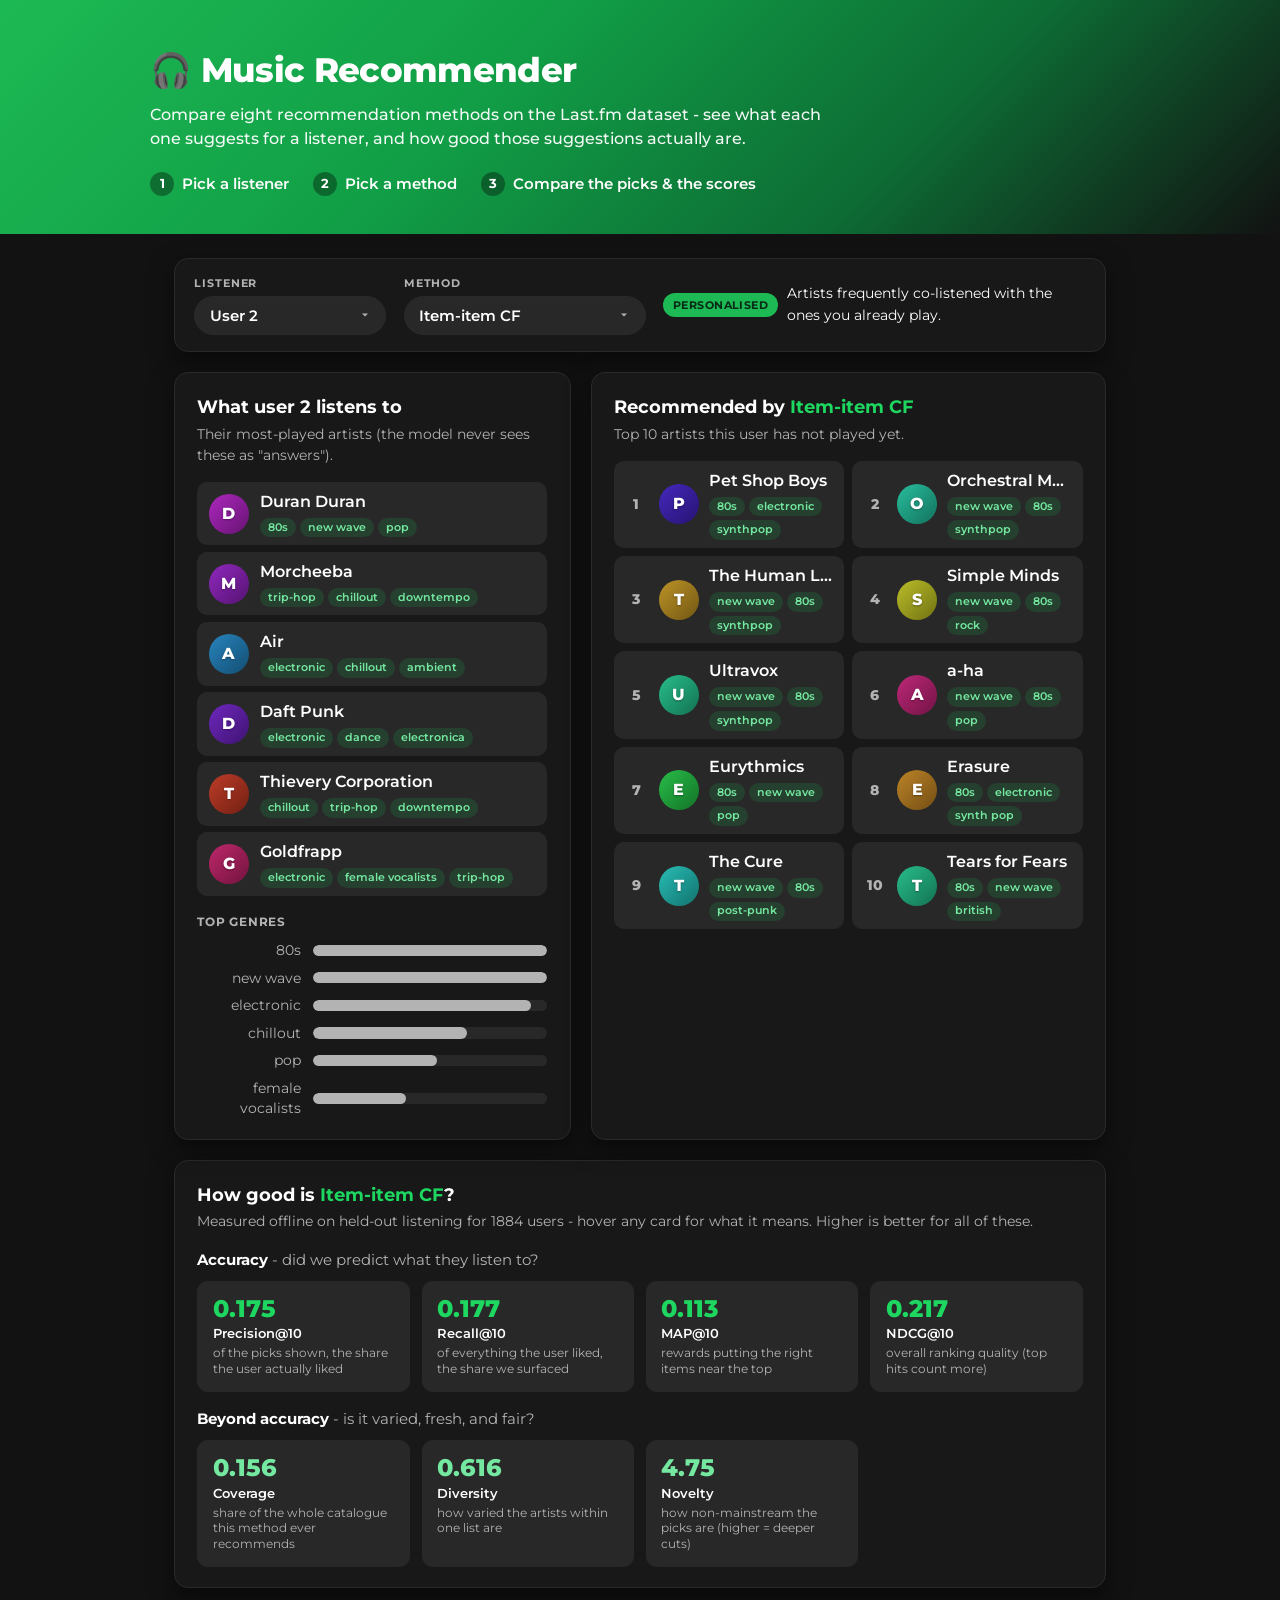
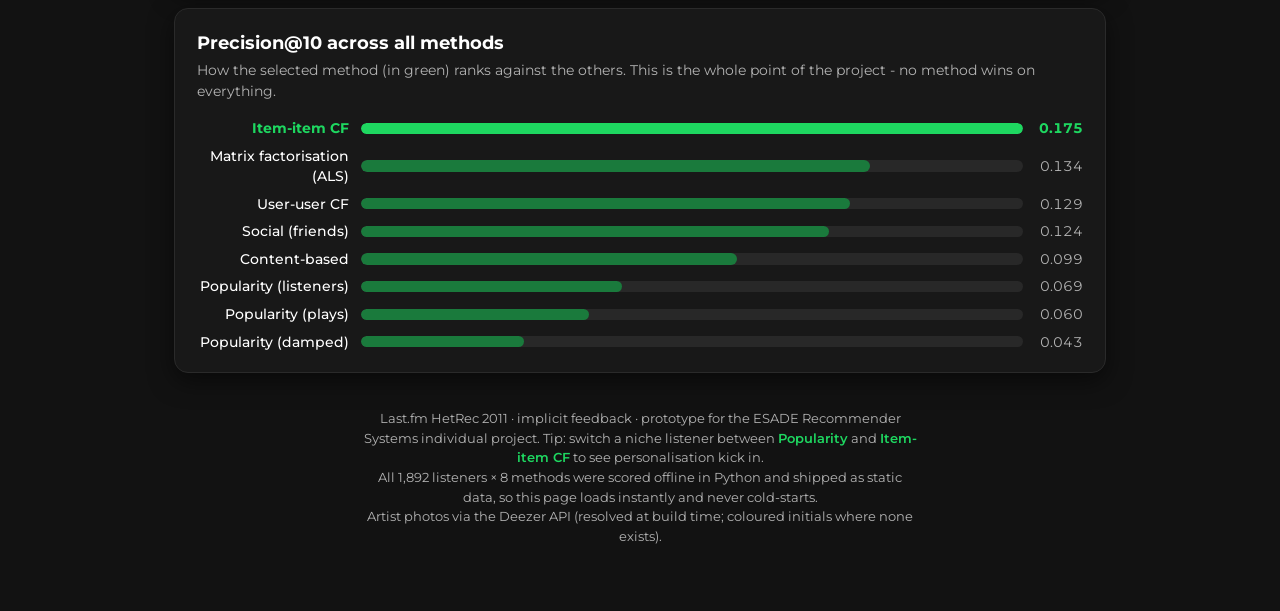
<file: web/index.html>
<!DOCTYPE html>
<html lang="en">
<head>
  <meta charset="utf-8">
  <meta name="viewport" content="width=device-width, initial-scale=1">
  <title>Music Recommender - Method Explorer</title>
  <meta name="description" content="Compare eight recommendation methods on the Last.fm HetRec 2011 dataset - see what each one suggests for a listener, and how good those suggestions actually are.">
  <link rel="preconnect" href="https://fonts.googleapis.com">
  <link rel="preconnect" href="https://fonts.gstatic.com" crossorigin>
  <link href="https://fonts.googleapis.com/css2?family=Montserrat:wght@400;500;600;700;800&display=swap" rel="stylesheet">
  <link rel="stylesheet" href="style.css">
  <style>
    /* Placeholder rows shown for the one round trip it takes the precomputed JSON to
       land. Kept here so style.css stays byte-identical to the Flask app's. */
    .ph { background: var(--bg3); border-radius: 10px; height: 3.1rem; opacity: 0.55;
          animation: pulse 1.4s ease-in-out infinite; }
    .recs .ph { height: 3.1rem; }
    .metric-cards .ph { height: 5.4rem; border-radius: 11px; }
    @keyframes pulse { 0%, 100% { opacity: 0.5; } 50% { opacity: 0.25; } }
    @media (prefers-reduced-motion: reduce) { .ph { animation: none; } }
    .error-note { color: #ff8a80; }
  </style>
  <script defer src="app.js"></script>
</head>
<body>
  <header class="hero">
    <div class="hero-inner">
      <h1>🎧 Music Recommender</h1>
      <p class="tagline">
        Compare eight recommendation methods on the Last.fm dataset - see what each one
        suggests for a listener, and how good those suggestions actually are.
      </p>
      <ol class="steps">
        <li><span>1</span> Pick a listener</li>
        <li><span>2</span> Pick a method</li>
        <li><span>3</span> Compare the picks &amp; the scores</li>
      </ol>
    </div>
  </header>

  <main class="container">
    <noscript>
      <div class="panel" style="margin-bottom:1.25rem">
        <h2>JavaScript required</h2>
        <p class="panel-sub">This demo renders precomputed recommendations in the browser.
        Please enable JavaScript. All model training and evaluation was done offline in
        Python - see the GitHub repository for the source.</p>
      </div>
    </noscript>

    <div class="controls">
      <div class="control">
        <label for="user_id">Listener</label>
        <select id="user_id" disabled>
          <option>Loading listeners…</option>
        </select>
      </div>
      <div class="control">
        <label for="method">Method</label>
        <select id="method">
          <option>Item-item CF</option>
          <option>Matrix factorisation (ALS)</option>
          <option>User-user CF</option>
          <option>Content-based</option>
          <option>Social (friends)</option>
          <option>Popularity (listeners)</option>
          <option>Popularity (plays)</option>
          <option>Popularity (damped)</option>
        </select>
      </div>
      <div class="method-note">
        <span class="badge generic" id="method-badge">&nbsp;</span>
        <span class="method-desc" id="method-desc"></span>
      </div>
    </div>

    <div class="grid">
      <section class="panel taste-panel">
        <h2 id="taste-title">What this listener plays</h2>
        <p class="panel-sub">Their most-played artists (the model never sees these as "answers").</p>
        <ul class="chips" id="top-artists">
          <li class="ph"></li><li class="ph"></li><li class="ph"></li>
        </ul>
        <div id="genre-block" hidden>
          <h3 class="mini-title">Top genres</h3>
          <div class="bars" id="genre-bars"></div>
        </div>
      </section>

      <section class="panel recs-panel">
        <h2 id="recs-title">Recommended artists</h2>
        <p class="panel-sub" id="recs-sub">Artists this user has not played yet.</p>
        <ol class="recs" id="recs">
          <li class="ph"></li><li class="ph"></li><li class="ph"></li><li class="ph"></li>
        </ol>
      </section>
    </div>

    <section class="panel scores-panel">
      <div class="scores-head">
        <h2 id="scores-title">How good is this method?</h2>
        <p class="panel-sub" id="scores-sub">
          Measured offline on held-out listening - hover any card for what it means.
          Higher is better for all of these.
        </p>
      </div>

      <h3 class="group-title">Accuracy <span class="muted">- did we predict what they listen to?</span></h3>
      <div class="metric-cards" id="accuracy-cards">
        <div class="ph"></div><div class="ph"></div><div class="ph"></div><div class="ph"></div>
      </div>

      <div id="beyond-block" hidden>
        <h3 class="group-title">Beyond accuracy <span class="muted">- is it varied, fresh, and fair?</span></h3>
        <div class="metric-cards" id="beyond-cards"></div>
      </div>
    </section>

    <section class="panel chart-panel">
      <h2 id="chart-title">Precision across all methods</h2>
      <p class="panel-sub">How the selected method (in green) ranks against the others. This is the
        whole point of the project - no method wins on everything.</p>
      <div class="bars compare" id="comparison"></div>
    </section>

    <footer class="foot">
      Last.fm HetRec 2011 · implicit feedback · prototype for the ESADE Recommender Systems
      individual project. Tip: switch a niche listener between <em>Popularity</em> and
      <em>Item-item CF</em> to see personalisation kick in.
      <br>All 1,892 listeners × 8 methods were scored offline in Python and shipped as static
      data, so this page loads instantly and never cold-starts.
      <br>Artist photos via the Deezer API (resolved at build time; coloured initials where none exists).
    </footer>
  </main>
</body>
</html>
</file>
<file: web/style.css>
:root {
  --bg: #121212;        /* Spotify base */
  --bg2: #181818;       /* cards */
  --bg3: #282828;       /* elevated / tracks */
  --green: #1db954;     /* Spotify green */
  --green-bright: #1ed760;
  --ink: #ffffff;
  --muted: #b3b3b3;
  --line: #2a2a2a;
  --shadow: 0 8px 24px rgba(0, 0, 0, 0.5);
}

* { box-sizing: border-box; }

body {
  margin: 0;
  font-family: "Montserrat", "Helvetica Neue", Helvetica, Arial, sans-serif;
  background: var(--bg);
  color: var(--ink);
  line-height: 1.5;
}

/* ---------- hero ---------- */
.hero {
  background: linear-gradient(135deg, #1db954 0%, #119e46 38%, #0d6b34 70%, #121212 100%);
  color: #fff;
  padding: 2.8rem 1.5rem 2.4rem;
}
.hero-inner { max-width: 980px; margin: 0 auto; }
.hero h1 { margin: 0; font-size: 2.1rem; font-weight: 800; letter-spacing: -0.02em; }
.tagline { margin: 0.5rem 0 1.3rem; max-width: 62ch; color: rgba(255,255,255,0.95); font-weight: 500; }
.steps { display: flex; flex-wrap: wrap; gap: 0.6rem 1.5rem; list-style: none; padding: 0; margin: 0;
  font-size: 0.92rem; font-weight: 600; }
.steps li { display: flex; align-items: center; gap: 0.5rem; }
.steps li span {
  display: inline-flex; width: 1.5rem; height: 1.5rem; align-items: center; justify-content: center;
  background: rgba(0,0,0,0.35); border-radius: 50%; font-weight: 700; font-size: 0.8rem;
}

/* ---------- layout ---------- */
.container { max-width: 980px; margin: 0 auto; padding: 1.5rem; }

.panel {
  background: var(--bg2); border: 1px solid var(--line); border-radius: 14px;
  box-shadow: var(--shadow); padding: 1.25rem 1.4rem;
}
.panel h2 { margin: 0 0 0.2rem; font-size: 1.15rem; font-weight: 700; }
.panel-sub { margin: 0 0 1rem; color: var(--muted); font-size: 0.88rem; }
.accent { color: var(--green-bright); }
.muted { color: var(--muted); }

/* ---------- controls ---------- */
.controls {
  display: flex; flex-wrap: wrap; align-items: center; gap: 1.1rem;
  background: var(--bg2); border: 1px solid var(--line); border-radius: 14px;
  box-shadow: var(--shadow); padding: 1rem 1.2rem; margin-bottom: 1.25rem;
}
.control { display: flex; flex-direction: column; gap: 0.25rem; }
.control label { font-size: 0.7rem; font-weight: 700; text-transform: uppercase;
  letter-spacing: 0.08em; color: var(--muted); }
select {
  appearance: none; background: var(--bg3); color: var(--ink);
  border: 1px solid var(--line); border-radius: 999px; padding: 0.55rem 2.1rem 0.55rem 0.9rem;
  font-family: inherit; font-size: 0.95rem; font-weight: 600; cursor: pointer; min-width: 12rem;
  background-image: url("data:image/svg+xml,%3Csvg xmlns='http://www.w3.org/2000/svg' width='12' height='12' viewBox='0 0 12 12'%3E%3Cpath fill='%23b3b3b3' d='M3 4.5l3 3 3-3'/%3E%3C/svg%3E");
  background-repeat: no-repeat; background-position: right 0.9rem center;
}
select:hover { border-color: var(--green); }
.method-note { display: flex; align-items: center; gap: 0.6rem; flex: 1 1 16rem; font-size: 0.9rem; color: var(--muted); }
.badge { font-size: 0.68rem; font-weight: 700; padding: 0.25rem 0.6rem; border-radius: 999px;
  text-transform: uppercase; letter-spacing: 0.04em; white-space: nowrap; }
.badge.personal { background: var(--green); color: #062b15; }
.badge.generic { background: var(--bg3); color: var(--muted); }
.method-desc { color: var(--ink); }

/* ---------- main grid ---------- */
.grid { display: grid; grid-template-columns: 1fr 1.3fr; gap: 1.25rem; margin-bottom: 1.25rem; }
@media (max-width: 760px) { .grid { grid-template-columns: 1fr; } }

/* artist avatar tile + genre pills */
.avatar {
  flex: none; width: 2.5rem; height: 2.5rem; border-radius: 50%;
  display: inline-flex; align-items: center; justify-content: center;
  font-weight: 800; font-size: 1rem; color: #fff; text-shadow: 0 1px 2px rgba(0,0,0,0.35);
  background: linear-gradient(135deg, hsl(var(--h) 65% 45%), hsl(var(--h) 72% 26%));
}
.avatar-photo { object-fit: cover; background: var(--bg3); }
.pills { display: flex; flex-wrap: wrap; gap: 0.25rem; margin-top: 0.25rem; }
.pill { background: rgba(29,185,84,0.16); color: #74e8a0; font-size: 0.66rem; font-weight: 600;
  padding: 0.12rem 0.5rem; border-radius: 999px; white-space: nowrap; }

.chips { list-style: none; padding: 0; margin: 0; display: flex; flex-direction: column; gap: 0.4rem; }
.chips li { display: flex; align-items: center; gap: 0.7rem; background: var(--bg3);
  border-radius: 10px; padding: 0.5rem 0.7rem; }
.chip-text { display: flex; flex-direction: column; min-width: 0; }
.chip-name { font-weight: 600; }

.recs { list-style: none; padding: 0; margin: 0; display: grid; grid-template-columns: 1fr 1fr; gap: 0.5rem; }
@media (max-width: 560px) { .recs { grid-template-columns: 1fr; } }
.rec-card { display: flex; align-items: center; gap: 0.65rem; background: var(--bg3);
  border-radius: 10px; padding: 0.5rem 0.65rem; transition: background 0.12s ease; min-width: 0; }
.rec-card:hover { background: #333333; }
.rank { flex: none; display: inline-flex; width: 1.5rem; height: 1.5rem; align-items: center;
  justify-content: center; background: transparent; color: var(--muted); font-weight: 800; font-size: 0.85rem; }
.rec-body { display: flex; flex-direction: column; min-width: 0; }
.rec-name { font-weight: 600; white-space: nowrap; overflow: hidden; text-overflow: ellipsis; }

/* ---------- bar charts (pure CSS) ---------- */
.mini-title { font-size: 0.78rem; text-transform: uppercase; letter-spacing: 0.06em;
  color: var(--muted); margin: 1.1rem 0 0.5rem; }
.bars { display: flex; flex-direction: column; gap: 0.45rem; }
.bar-row { display: flex; align-items: center; gap: 0.7rem; font-size: 0.85rem; }
.bar-label { color: var(--muted); flex: none; width: 6.5rem; text-align: right; }
.bar-label.wide { width: 9.5rem; color: var(--ink); font-weight: 500; }
.bar-track { flex: 1; height: 0.7rem; background: var(--bg3); border-radius: 999px; overflow: hidden; }
.bar-fill { display: block; height: 100%; background: var(--muted); border-radius: 999px;
  transition: width 0.4s ease; }
.compare .bar-fill { background: #1a7a3c; }
.compare .bar-fill.hot { background: var(--green-bright); }
.bar-val { flex: none; width: 3rem; text-align: right; color: var(--muted); font-variant-numeric: tabular-nums; }
.bar-row.active .bar-label.wide,
.bar-row.active .bar-val { color: var(--green-bright); font-weight: 700; }
.chart-panel { margin-bottom: 1.25rem; }

/* ---------- scores ---------- */
.scores-panel { margin-bottom: 1.25rem; }
.group-title { font-size: 0.95rem; margin: 1rem 0 0.6rem; font-weight: 700; }
.group-title .muted { font-weight: 400; }
.metric-cards { display: grid; grid-template-columns: repeat(4, 1fr); gap: 0.75rem; }
@media (max-width: 760px) { .metric-cards { grid-template-columns: repeat(2, 1fr); } }
.metric-card { background: var(--bg3); border-radius: 11px; padding: 0.85rem 0.9rem;
  display: flex; flex-direction: column; gap: 0.15rem; cursor: default; border: 1px solid transparent; }
.metric-card:hover { border-color: var(--line); }
.metric-value { font-size: 1.5rem; font-weight: 800; color: var(--green-bright); line-height: 1.1; }
.metric-card.beyond .metric-value { color: #74e8a0; }
.metric-label { font-weight: 600; font-size: 0.82rem; }
.metric-hint { color: var(--muted); font-size: 0.72rem; line-height: 1.35; }

/* ---------- footer ---------- */
.foot { color: var(--muted); font-size: 0.82rem; text-align: center; padding: 1rem 0 2.5rem;
  max-width: 62ch; margin: 0 auto; }
.foot em { color: var(--green-bright); font-style: normal; font-weight: 600; }
</file>
